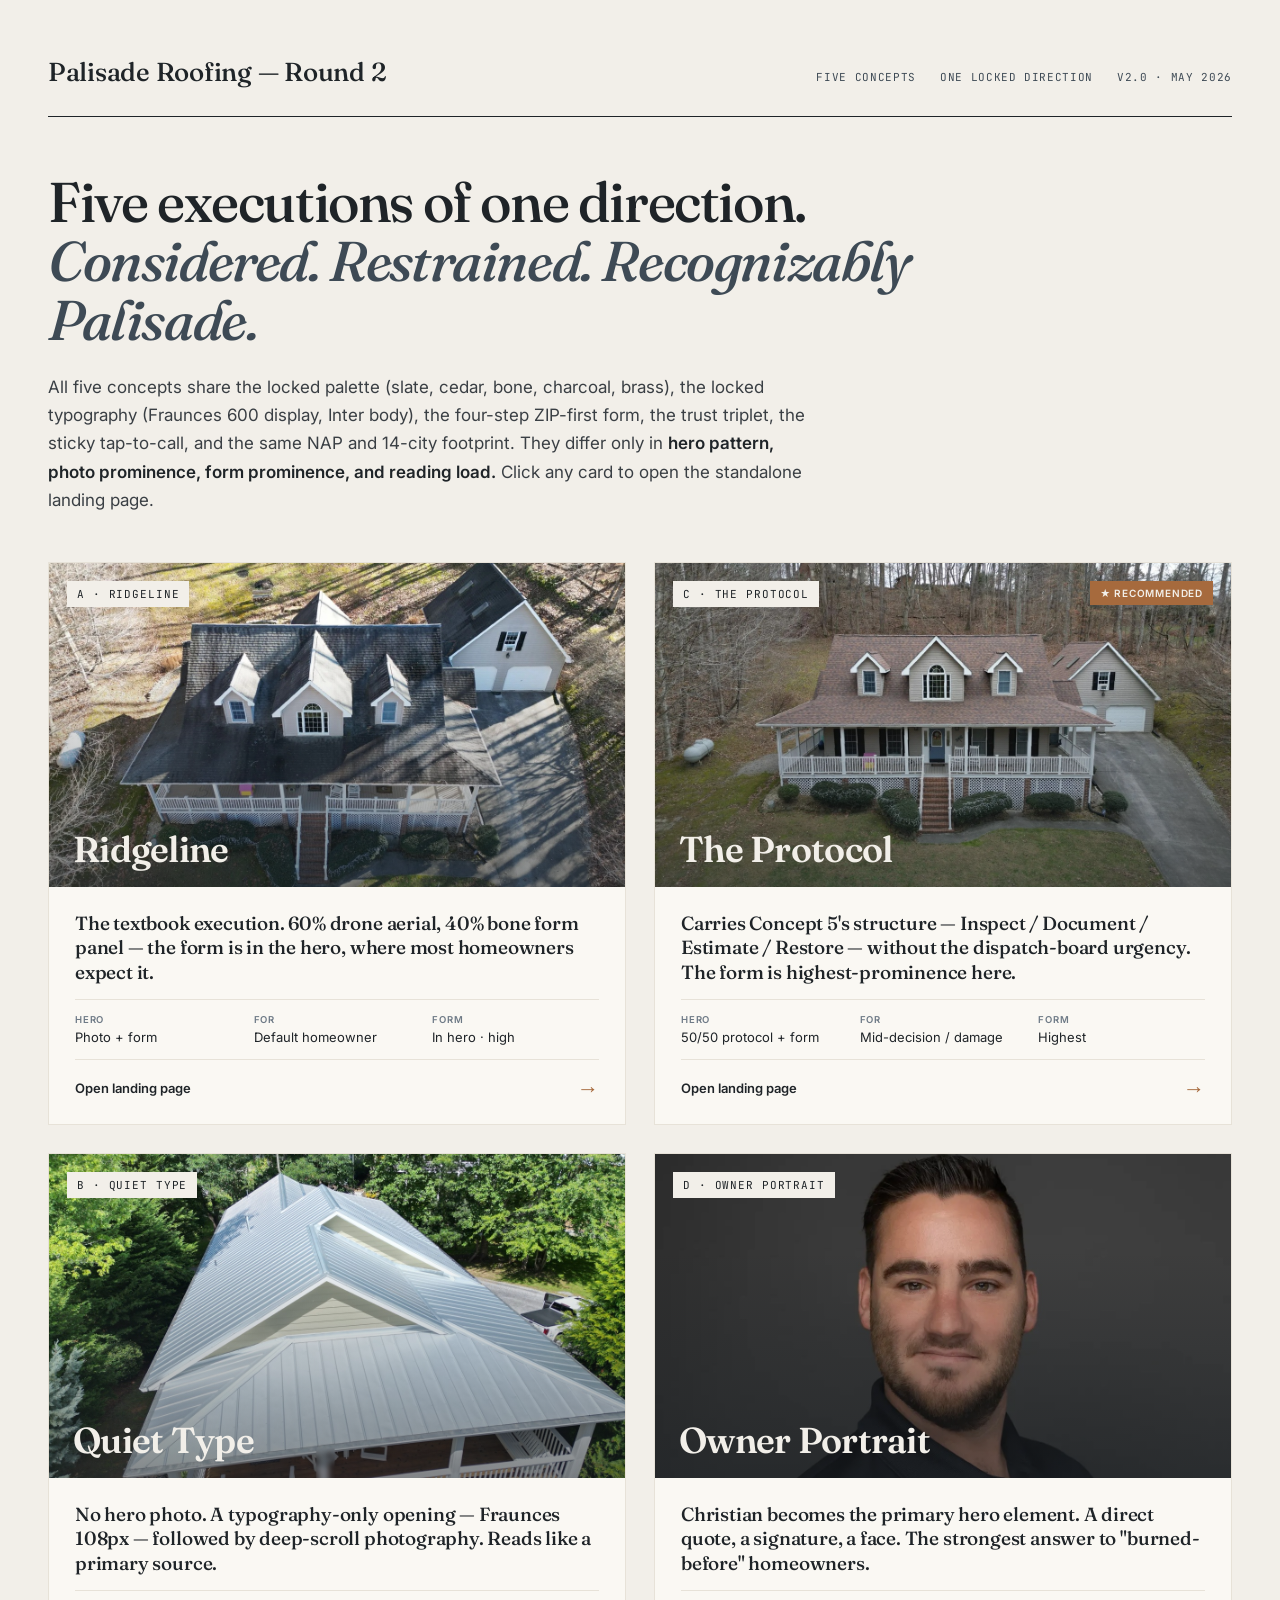
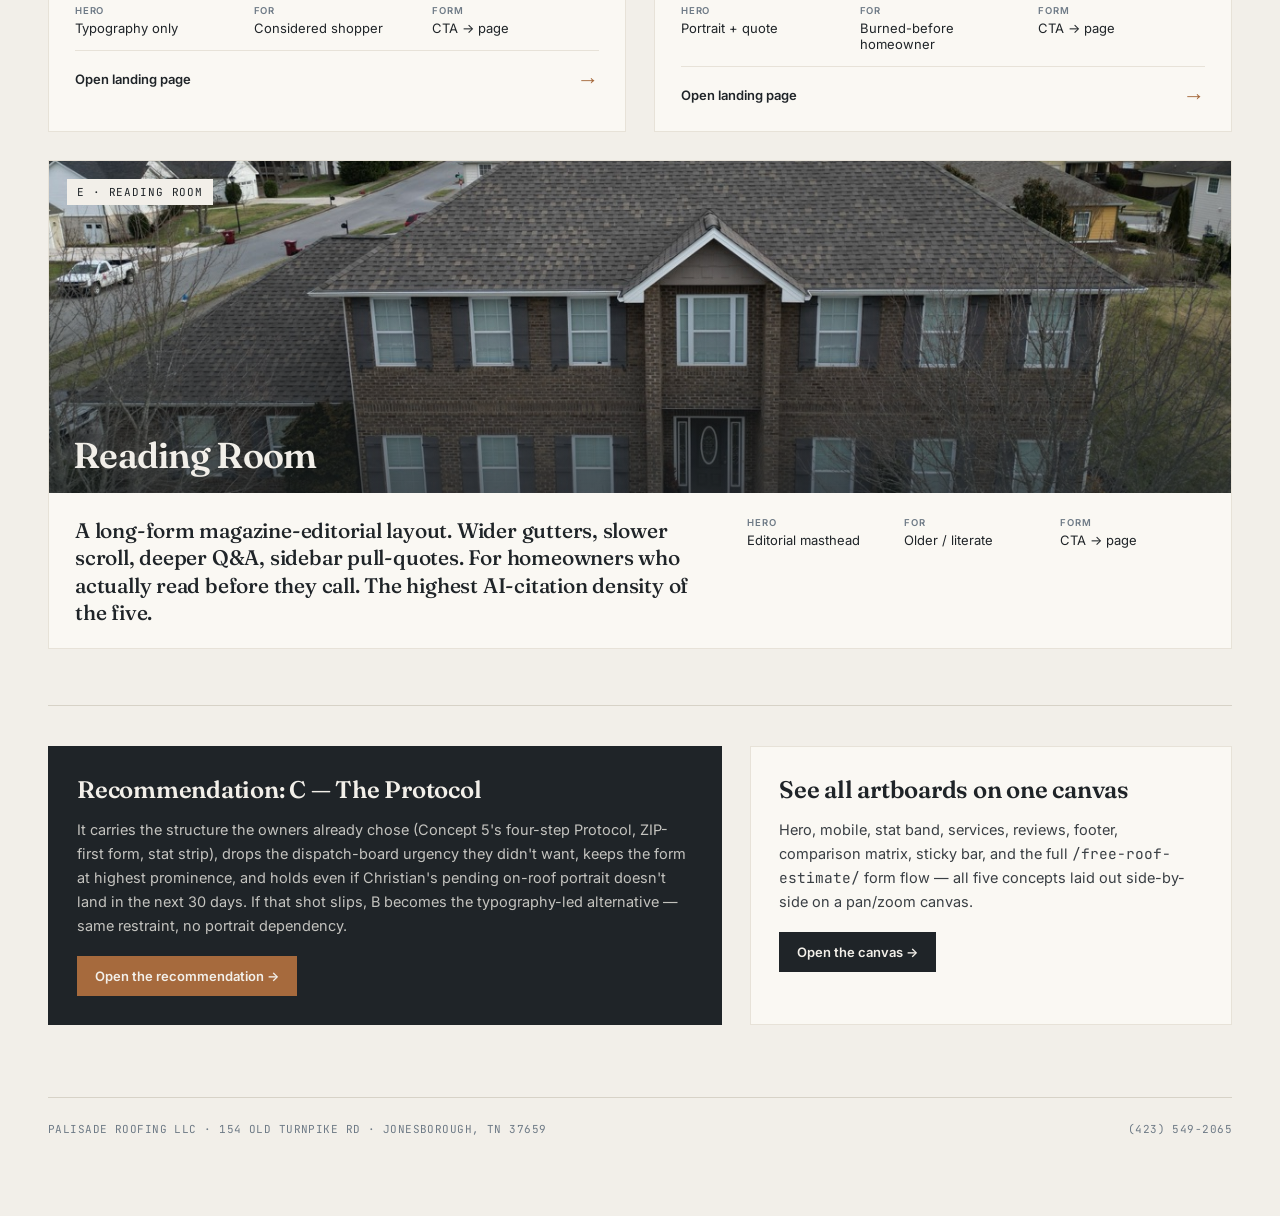
<file: index.html>
<!doctype html>
<html lang="en">
<head>
<meta charset="utf-8" />
<title>Palisade Roofing — Five Concepts to Choose From</title>
<meta name="viewport" content="width=1440" />
<link rel="stylesheet" href="assets/tokens.css" />
<style>
  html, body { margin: 0; background: #F2EFE9; }
  body { font-family: 'Inter', system-ui, sans-serif; color: #1F2428; min-height: 100vh; }
  .hub { max-width: 1280px; margin: 0 auto; padding: 56px 48px 80px; }
  .masthead { display: flex; justify-content: space-between; align-items: baseline; padding-bottom: 28px; border-bottom: 1px solid #1F2428; margin-bottom: 56px; }
  .masthead h1 { font-family: 'Fraunces', serif; font-weight: 500; font-size: 26px; letter-spacing: -0.01em; margin: 0; }
  .masthead .meta { font-family: 'JetBrains Mono', monospace; font-size: 11px; letter-spacing: 0.06em; text-transform: uppercase; color: #3E4A55; display: flex; gap: 24px; }
  .lede { font-family: 'Fraunces', serif; font-weight: 500; font-size: 56px; line-height: 1.05; letter-spacing: -0.025em; max-width: 920px; margin: 0 0 24px; }
  .lede em { font-style: italic; color: #3E4A55; }
  .deck { font-size: 17px; line-height: 1.65; color: #3A3F44; max-width: 760px; margin: 0 0 48px; }
  .deck strong { color: #1F2428; font-weight: 600; }
  .grid { display: grid; grid-template-columns: 1fr 1fr; gap: 28px; }
  .card { background: #FAF8F3; border: 1px solid #E7E2D8; text-decoration: none; color: #1F2428; display: flex; flex-direction: column; transition: transform 0.18s ease, box-shadow 0.18s ease; }
  .card:hover { transform: translateY(-2px); box-shadow: 0 12px 32px rgba(31,36,40,0.10); }
  .card .thumb { aspect-ratio: 16/9; background-size: cover; background-position: center; position: relative; }
  .card .thumb::after { content: ''; position: absolute; inset: 0; background: linear-gradient(180deg, rgba(31,36,40,0) 30%, rgba(31,36,40,0.55)); }
  .card .thumb .badge { position: absolute; top: 18px; left: 18px; font-family: 'JetBrains Mono', monospace; font-size: 11px; letter-spacing: 0.08em; text-transform: uppercase; background: #F2EFE9; color: #1F2428; padding: 6px 10px; z-index: 2; }
  .card .thumb .recommend { position: absolute; top: 18px; right: 18px; font-family: 'Inter', sans-serif; font-weight: 600; font-size: 10px; letter-spacing: 0.08em; text-transform: uppercase; background: #A66A3D; color: #F2EFE9; padding: 6px 10px; z-index: 2; }
  .card .thumb .name { position: absolute; left: 24px; bottom: 20px; font-family: 'Fraunces', serif; font-weight: 600; font-size: 36px; letter-spacing: -0.02em; color: #F2EFE9; z-index: 2; line-height: 1; }
  .card .body { padding: 24px 26px 22px; display: flex; flex-direction: column; gap: 14px; }
  .card .sub { font-family: 'Fraunces', serif; font-weight: 500; font-size: 19px; line-height: 1.3; letter-spacing: -0.01em; }
  .card .meta-row { display: grid; grid-template-columns: 1fr 1fr 1fr; gap: 12px; padding-top: 14px; border-top: 1px solid #E7E2D8; }
  .card .meta-row > div { }
  .card .meta-row .k { font-family: 'Inter', sans-serif; font-weight: 600; font-size: 9.5px; letter-spacing: 0.08em; text-transform: uppercase; color: #6E7A86; margin-bottom: 4px; }
  .card .meta-row .v { font-size: 13px; color: #1F2428; }
  .card .open { display: flex; align-items: center; justify-content: space-between; padding-top: 14px; border-top: 1px solid #E7E2D8; font-family: 'Inter', sans-serif; font-weight: 600; font-size: 13px; }
  .card .open .arrow { font-family: 'Fraunces', serif; font-size: 22px; color: #A66A3D; }

  .secondary { display: grid; grid-template-columns: 1.4fr 1fr; gap: 28px; margin-top: 56px; padding-top: 40px; border-top: 1px solid #D7D2C7; }
  .panel { background: #FAF8F3; border: 1px solid #E7E2D8; padding: 28px; }
  .panel h3 { font-family: 'Fraunces', serif; font-weight: 600; font-size: 24px; letter-spacing: -0.01em; margin: 0 0 14px; }
  .panel p { font-size: 14.5px; line-height: 1.65; color: #3A3F44; margin: 0; }
  .panel a.cta { margin-top: 18px; display: inline-block; padding: 12px 18px; background: #1F2428; color: #F2EFE9; text-decoration: none; font-weight: 600; font-size: 13px; }
  .panel.dark { background: #1F2428; color: #F2EFE9; border-color: #1F2428; }
  .panel.dark p { color: rgba(242,239,233,0.78); }
  .panel.dark h3 { color: #F2EFE9; }
  .panel.dark a.cta { background: #A66A3D; color: #F2EFE9; }

  .footer-line { margin-top: 72px; padding-top: 24px; border-top: 1px solid #D7D2C7; display: flex; justify-content: space-between; font-family: 'JetBrains Mono', monospace; font-size: 11px; color: #6E7A86; letter-spacing: 0.04em; text-transform: uppercase; }
</style>
</head>
<body>
<div class="hub">
  <div class="masthead">
    <h1>Palisade Roofing — Round 2</h1>
    <div class="meta">
      <span>Five concepts</span>
      <span>One locked direction</span>
      <span>v2.0 · May 2026</span>
    </div>
  </div>

  <p class="lede">Five executions of one direction. <em>Considered. Restrained. Recognizably Palisade.</em></p>
  <p class="deck">All five concepts share the locked palette (slate, cedar, bone, charcoal, brass), the locked typography (Fraunces 600 display, Inter body), the four-step ZIP-first form, the trust triplet, the sticky tap-to-call, and the same NAP and 14-city footprint. They differ only in <strong>hero pattern, photo prominence, form prominence, and reading load.</strong> Click any card to open the standalone landing page.</p>

  <div class="grid">

    <a class="card" href="pages/a.html">
      <div class="thumb" style="background-image: url('assets/img/01-aerial-traditional.jpeg');">
        <span class="badge">A · Ridgeline</span>
        <span class="name">Ridgeline</span>
      </div>
      <div class="body">
        <div class="sub">The textbook execution. 60% drone aerial, 40% bone form panel — the form is in the hero, where most homeowners expect it.</div>
        <div class="meta-row">
          <div><div class="k">Hero</div><div class="v">Photo + form</div></div>
          <div><div class="k">For</div><div class="v">Default homeowner</div></div>
          <div><div class="k">Form</div><div class="v">In hero · high</div></div>
        </div>
        <div class="open">Open landing page <span class="arrow">→</span></div>
      </div>
    </a>

    <a class="card" href="pages/c.html">
      <div class="thumb" style="background-image: url('assets/img/02-aerial-wraparound.jpeg');">
        <span class="badge">C · The Protocol</span>
        <span class="recommend">★ Recommended</span>
        <span class="name">The Protocol</span>
      </div>
      <div class="body">
        <div class="sub">Carries Concept 5's structure — Inspect / Document / Estimate / Restore — without the dispatch-board urgency. The form is highest-prominence here.</div>
        <div class="meta-row">
          <div><div class="k">Hero</div><div class="v">50/50 protocol + form</div></div>
          <div><div class="k">For</div><div class="v">Mid-decision / damage</div></div>
          <div><div class="k">Form</div><div class="v">Highest</div></div>
        </div>
        <div class="open">Open landing page <span class="arrow">→</span></div>
      </div>
    </a>

    <a class="card" href="pages/b.html">
      <div class="thumb" style="background-image: url('assets/img/04-metal-roof.jpeg');">
        <span class="badge">B · Quiet Type</span>
        <span class="name" style="color: #F2EFE9;">Quiet Type</span>
      </div>
      <div class="body">
        <div class="sub">No hero photo. A typography-only opening — Fraunces 108px — followed by deep-scroll photography. Reads like a primary source.</div>
        <div class="meta-row">
          <div><div class="k">Hero</div><div class="v">Typography only</div></div>
          <div><div class="k">For</div><div class="v">Considered shopper</div></div>
          <div><div class="k">Form</div><div class="v">CTA → page</div></div>
        </div>
        <div class="open">Open landing page <span class="arrow">→</span></div>
      </div>
    </a>

    <a class="card" href="pages/d.html">
      <div class="thumb" style="background-image: url('assets/img/07-owner-christian.jpeg'); background-position: center 20%;">
        <span class="badge">D · Owner Portrait</span>
        <span class="name">Owner Portrait</span>
      </div>
      <div class="body">
        <div class="sub">Christian becomes the primary hero element. A direct quote, a signature, a face. The strongest answer to "burned-before" homeowners.</div>
        <div class="meta-row">
          <div><div class="k">Hero</div><div class="v">Portrait + quote</div></div>
          <div><div class="k">For</div><div class="v">Burned-before homeowner</div></div>
          <div><div class="k">Form</div><div class="v">CTA → page</div></div>
        </div>
        <div class="open">Open landing page <span class="arrow">→</span></div>
      </div>
    </a>

    <a class="card" href="pages/e.html" style="grid-column: span 2;">
      <div class="thumb" style="background-image: url('assets/img/03-aerial-suburban.jpeg'); aspect-ratio: 32/9;">
        <span class="badge">E · Reading Room</span>
        <span class="name">Reading Room</span>
      </div>
      <div class="body" style="display: grid; grid-template-columns: 1.4fr 1fr; gap: 32px; align-items: start;">
        <div class="sub" style="font-size: 21px;">A long-form magazine-editorial layout. Wider gutters, slower scroll, deeper Q&amp;A, sidebar pull-quotes. For homeowners who actually read before they call. The highest AI-citation density of the five.</div>
        <div class="meta-row" style="border-top: none; padding-top: 0;">
          <div><div class="k">Hero</div><div class="v">Editorial masthead</div></div>
          <div><div class="k">For</div><div class="v">Older / literate</div></div>
          <div><div class="k">Form</div><div class="v">CTA → page</div></div>
        </div>
      </div>
    </a>

  </div>

  <div class="secondary">
    <div class="panel dark">
      <h3>Recommendation: C — The Protocol</h3>
      <p>It carries the structure the owners already chose (Concept 5's four-step Protocol, ZIP-first form, stat strip), drops the dispatch-board urgency they didn't want, keeps the form at highest prominence, and holds even if Christian's pending on-roof portrait doesn't land in the next 30 days. If that shot slips, B becomes the typography-led alternative — same restraint, no portrait dependency.</p>
      <a class="cta" href="pages/c.html">Open the recommendation →</a>
    </div>
    <div class="panel">
      <h3>See all artboards on one canvas</h3>
      <p>Hero, mobile, stat band, services, reviews, footer, comparison matrix, sticky bar, and the full <span class="num" style="font-family: 'JetBrains Mono', monospace;">/free-roof-estimate/</span> form flow — all five concepts laid out side-by-side on a pan/zoom canvas.</p>
      <a class="cta" href="all-concepts.html">Open the canvas →</a>
    </div>
  </div>

  <div class="footer-line">
    <span>Palisade Roofing LLC · 154 Old Turnpike Rd · Jonesborough, TN 37659</span>
    <span>(423) 549-2065</span>
  </div>
</div>
</body>
</html>
</file>
<file: assets/tokens.css>
/* Palisade Roofing — Locked design tokens (Round 2) */
@import url('https://fonts.googleapis.com/css2?family=Fraunces:opsz,wght,SOFT@9..144,300..700,0..100&family=Inter:wght@400;500;600;700&family=JetBrains+Mono:wght@400;500&display=swap');

:root {
  /* Palette — locked */
  --slate:      #3E4A55;
  --slate-700:  #2C353D;
  --slate-300:  #6E7A86;
  --cedar:      #A66A3D;
  --cedar-600:  #8E582F;
  --bone:       #F2EFE9;
  --bone-200:   #E7E2D8;
  --bone-100:   #FAF8F3;
  --charcoal:   #1F2428;
  --charcoal-soft: #3A3F44;
  --brass:      #B8945A;
  --rule:       #D7D2C7;

  /* Type — locked */
  --serif: 'Fraunces', 'Source Serif Pro', Georgia, serif;
  --sans:  'Inter', -apple-system, BlinkMacSystemFont, 'Segoe UI', sans-serif;
  --mono:  'JetBrains Mono', ui-monospace, 'SFMono-Regular', monospace;
}

/* Reset within concept artboards */
.pal *, .pal *::before, .pal *::after { box-sizing: border-box; }
.pal {
  font-family: var(--sans);
  color: var(--charcoal);
  background: var(--bone);
  font-size: 16px;
  line-height: 1.65;
  -webkit-font-smoothing: antialiased;
  font-feature-settings: 'kern' 1, 'liga' 1, 'cv11' 1;
}
.pal h1, .pal h2, .pal h3 { font-family: var(--serif); font-weight: 600; letter-spacing: -0.01em; line-height: 1.05; margin: 0; color: var(--charcoal); }
.pal p { margin: 0; }
.pal a { color: inherit; text-decoration: none; }
.pal button { font: inherit; cursor: pointer; border: 0; background: none; color: inherit; padding: 0; }
.pal img { display: block; max-width: 100%; }

.pal .caps { font-family: var(--sans); font-weight: 600; text-transform: uppercase; letter-spacing: 0.08em; font-size: 11px; color: var(--slate); }
.pal .num { font-variant-numeric: tabular-nums; }
.pal .mono { font-family: var(--mono); }

/* Buttons */
.pal .btn { display: inline-flex; align-items: center; justify-content: center; gap: 8px; padding: 14px 22px; font-weight: 600; font-size: 15px; border-radius: 2px; transition: background 0.15s ease; }
.pal .btn-cedar { background: var(--cedar); color: var(--bone-100); }
.pal .btn-cedar:hover { background: var(--cedar-600); }
.pal .btn-charcoal { background: var(--charcoal); color: var(--bone-100); }
.pal .btn-ghost { color: var(--charcoal); border: 1px solid var(--charcoal); }

/* Hairlines */
.pal .hr { height: 1px; background: var(--rule); border: 0; }
.pal .hr-charcoal { height: 1px; background: var(--charcoal); border: 0; }

/* Striped placeholder for missing imagery */
.pal .stripe-ph {
  background:
    repeating-linear-gradient(135deg, rgba(62,74,85,0.10) 0 8px, rgba(62,74,85,0) 8px 16px),
    var(--bone-200);
  border: 1px solid var(--rule);
  display: flex; align-items: center; justify-content: center;
  color: var(--slate-300);
  font-family: var(--mono);
  font-size: 11px;
  letter-spacing: 0.04em;
  text-align: center;
  padding: 16px;
}

/* Star bar */
.pal .stars { color: var(--brass); letter-spacing: 0.05em; }
</file>
